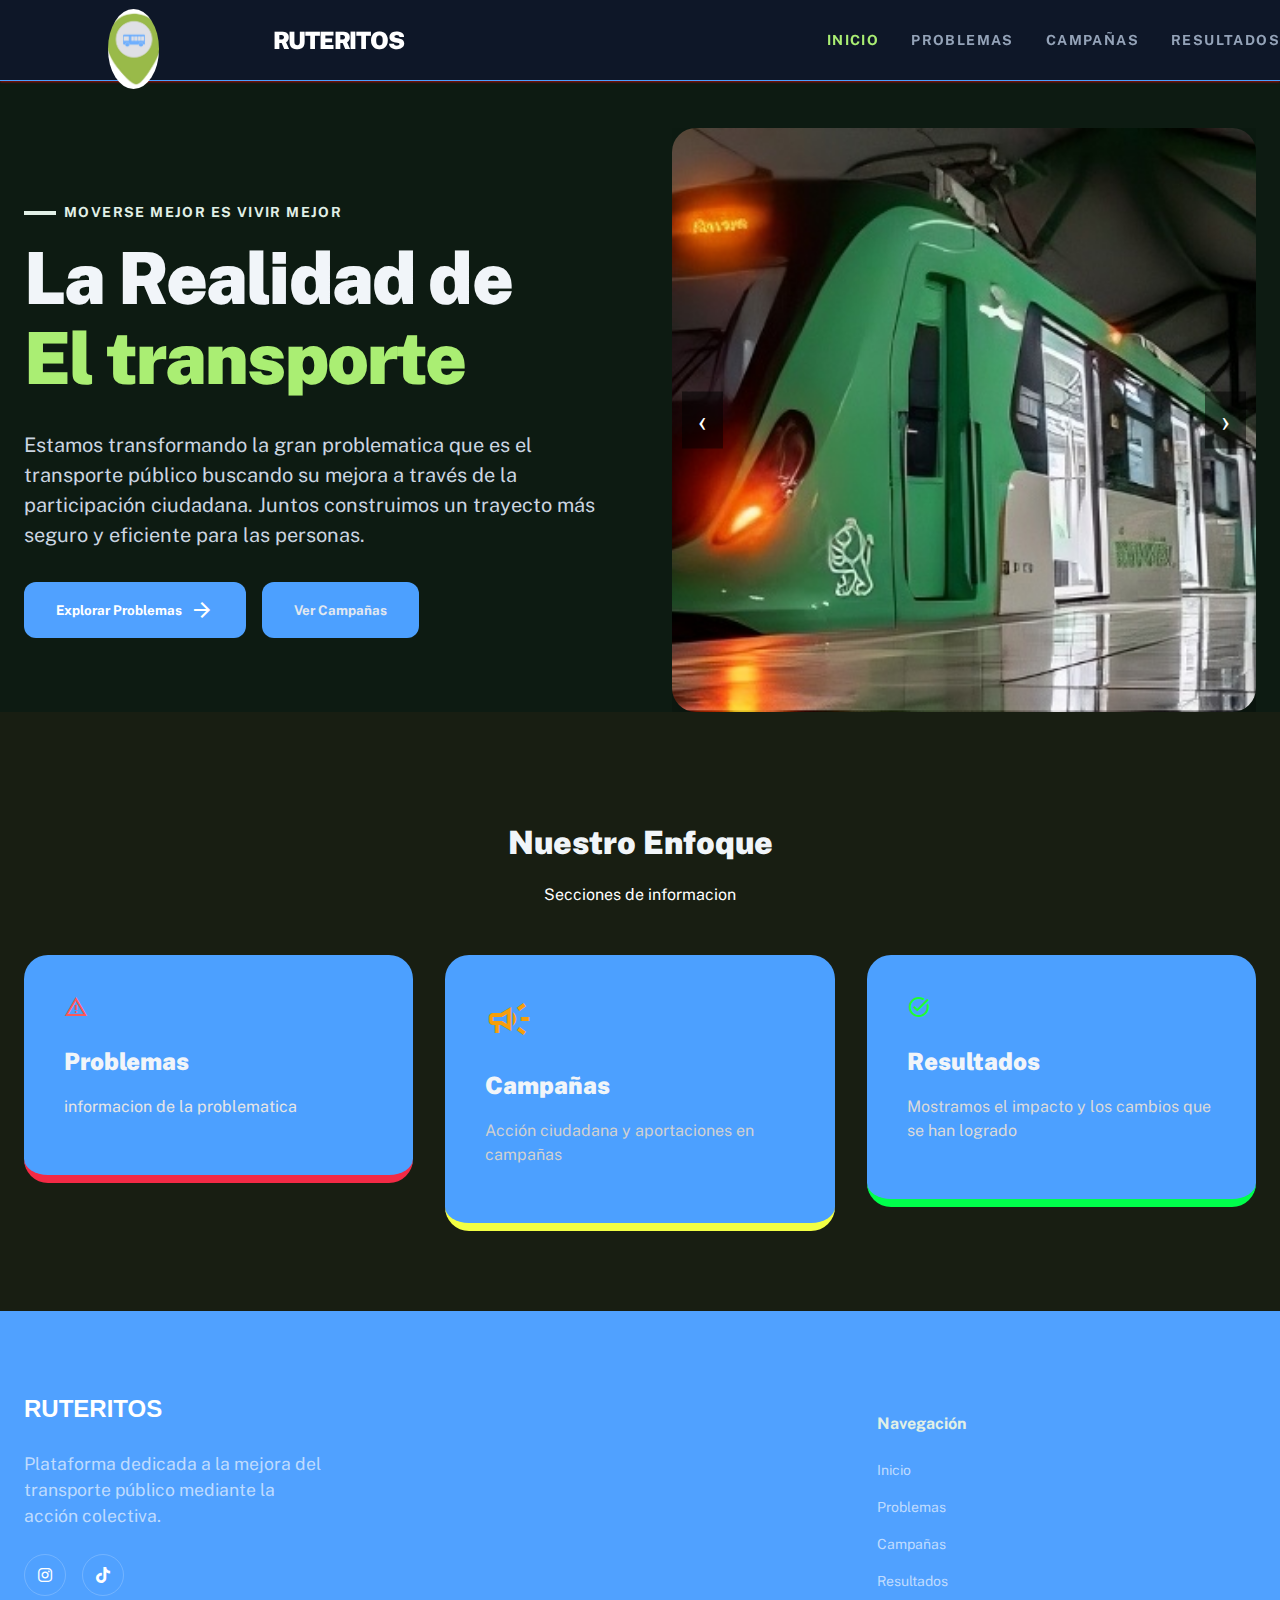
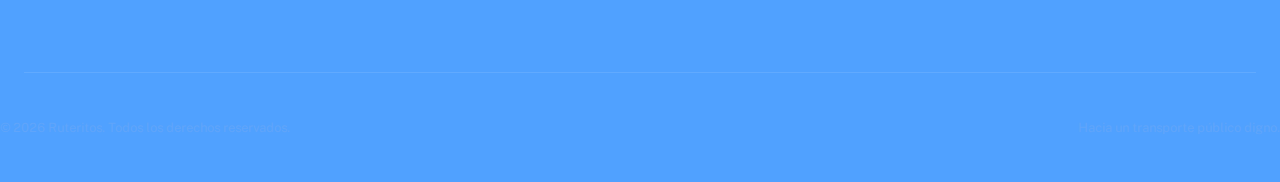
<file: index.html>
<!DOCTYPE html>
<html lang="es">
<head>
    <link rel="stylesheet" href="https://cdnjs.cloudflare.com/ajax/libs/font-awesome/6.5.0/css/all.min.css">

    <meta charset="utf-8"/>
    <meta content="width=device-width, initial-scale=1.0" name="viewport"/>
    <title>Ruteritos - Transformando la Movilidad Urbana</title>
    <!-- Public Sans Font -->
    <link href="https://fonts.googleapis.com/css2?family=Public+Sans:wght@400;500;700;900&display=swap" rel="stylesheet"/>
    <!-- Material Symbols -->
    <link href="https://fonts.googleapis.com/css2?family=Material+Symbols+Outlined:wght,FILL@100..700,0..1&display=swap" rel="stylesheet">
<link rel="stylesheet" href="style.css">
</head>
<body>

    <header>
        <div class="  nav-container">
            <a href="#" class="logo" onclick="navigateTo('home')">
                <div class="text-primary">
                    <img src="imagenes/logo.jpeg" alt="Logo" class="logo-img">
              <h1 class="texto">RUTERITOS</h1>
                    
                </div>
            </a>
            <nav class="nav-links">
                <a href="index.html" class="nav-link active" id="link-home" >Inicio</a>
                <a href="problemas.html" class="nav-link" id="link-problemas" >Problemas</a>
                <a href="campañas.html" class="nav-link" id="link-campanas" >Campañas</a>
                <a href="resultados.html" class="nav-link" id="link-resultados">Resultados</a>
            </nav>
        </div>
    </header>


  <!-- HOME PAGE -->
<main id="page-home" class="page active">
    <section class="max-w-7xl hero">
        <div class="hero-content">
            <div class="badge">
                <span class="line"></span>
                Moverse mejor es vivir mejor
            </div>
            <h2>La Realidad de <br><span class="text-primary">El transporte </span></h2>
            <p>Estamos transformando la gran problematica que es el transporte público buscando su mejora a través de la participación ciudadana. Juntos construimos un trayecto más seguro y eficiente para las personas.</p>
            <div class="btn-group">
                <button class="btn-primary" onclick="navigateTo('problemas')">
                    Explorar Problemas
                    <span class="material-symbols-outlined">arrow_forward</span>
                </button>
                <button class="btn-secondary" onclick="navigateTo('campanas')">
                    Ver Campañas
                </button>
            </div>
        </div>

        <!-- CAROUSEL -->
        <div class="hero-image-container">
            <div class="carousel">
                <div class="carousel-track" id="carouselTrack">
                    <img src="imagenes/trenmejora.jpeg" class="hero-img" alt="Transporte 1">

                    <img src="imagenes/gentefila.jpeg" class="hero-img" alt="Transporte 2">

                    <img src="imagenes/parada.jpeg" class="hero-img" alt="Transporte 3">
                </div>
                <!-- BOTONES -->
                <button class="carousel-btn prev" onclick="prevSlide()">‹</button>
                <button class="carousel-btn next" onclick="nextSlide()">›</button>
            </div>
        </div>

    </section>
</main>


        <section class="pillars">
            <div class="max-w-7xl">
                <div class="section-header">
                    <h2>Nuestro Enfoque</h2>
                    <p style="color: rgb(255, 255, 255);">Secciones de informacion</p>
                </div>
                <div class="grid-3">
                   <a href="problemas.html"><div class="pillar-card red"style="cursor: pointer;">
                        <span class="material-symbols-outlined" style="color: #fd5858;">warning</span>
                        <h3>Problemas</h3>
                        <p style="color: rgb(230, 229, 229);">informacion de la problematica</p>
                    </div></a>
                    <a href="campañas.html"><div class="pillar-card amber" style="cursor: pointer;">
                        <span class="material-symbols-outlined" style="color: #f59e0b; font-size: 3rem;">campaign</span>
                        <h3>Campañas</h3>
                        <p style="color: rgb(209, 209, 209);">Acción ciudadana y aportaciones en campañas</p>
                    </div></a>
                    <a href="resultados.html"><div class="pillar-card green" style="cursor: pointer;">
                        <span class="material-symbols-outlined" style="color: rgb(28, 255, 46);">task_alt</span>
                        <h3>Resultados</h3>
                        <p style="color: #dadada;">Mostramos el impacto y los cambios que se han logrado</p>
                    </div></a>
                </div>
            </div>
        </section>
    </main>

   

    <footer>
        <div class="max-w-7xl">
            <div class="footer-grid">
                <div class="footer-brand">
                    <div class="logo" style="margin-bottom: 1.5rem;">
                        <h2 style="font-family:'Gill Sans', 'Gill Sans MT', Calibri, 'Trebuchet MS', sans-serif;margin: 0; font-size: 1.5rem; font-weight: 900;">RUTERITOS</h2>
                    </div>
                    <p style="color: #bfdbfe; max-width: 300px; font-size: 1.1rem;">Plataforma dedicada a la mejora del transporte público mediante la acción colectiva.</p>
                    <div class="social-links">
                       
                        <a href="https://www.instagram.com/ruteritosig?igsh=MWpob2tiZ2xncTkzeA==" class="social-icon">
    <i class="fa-brands fa-instagram"></i>
</a>

<a href="https://www.tiktok.com/@ruteritos_mty?_r=1&_t=ZS-93tUUABJ2qQ" class="social-icon">
    <i class="fa-brands fa-tiktok"></i>
</a>
                    </div>
                </div>
                <div class="footer-links">
                    <h4>Navegación</h4>
                    <ul>
                        <li><a href="index.html">Inicio</a></li>
                        <li><a href="problemas.html" >Problemas</a></li>
                        <li><a href="campañas.html" >Campañas</a></li>
                        <li><a href="resultados.html">Resultados</a></li>
                    </ul>
                </div>
                
                </div>
            </div>
            <div style="display: flex; justify-content: space-between; padding-top: 2rem; font-size: 0.8rem; color: #60a5fa;">
                <p>© 2026 Ruteritos. Todos los derechos reservados.</p>
                <p>Hacia un transporte público digno.</p>
            </div>
        </div>
    </footer>

    <script>
        function navigateTo(pageId) {
            // Hide all pages
            const pages = document.querySelectorAll('.page');
            pages.forEach(p => p.classList.remove('active'));

            // Show current page
            const targetPage = document.getElementById('page-' + pageId);
            if (targetPage) {
                targetPage.classList.add('active');
            }

            // Update nav link active state
            const links = document.querySelectorAll('.nav-link');
            links.forEach(l => l.classList.remove('active'));
            const activeLink = document.getElementById('link-' + pageId);
            if (activeLink) {
                activeLink.classList.add('active');
            }

            // Scroll to top
            window.scrollTo(0, 0);
        }

        // Add some basic scroll animation effect for the header
        window.addEventListener('scroll', () => {
            const header = document.querySelector('header');
            if (window.scrollY > 50) {
                header.style.backgroundColor = 'rgba(15, 23, 42, 0.98)';
                header.style.padding = '5px 0';
            } else {
                header.style.backgroundColor = 'rgba(15, 23, 42, 0.95)';
                header.style.padding = '0';
            }
        });
    </script>
</body>
<script src="javascript.js"></script>
</html>
</file>
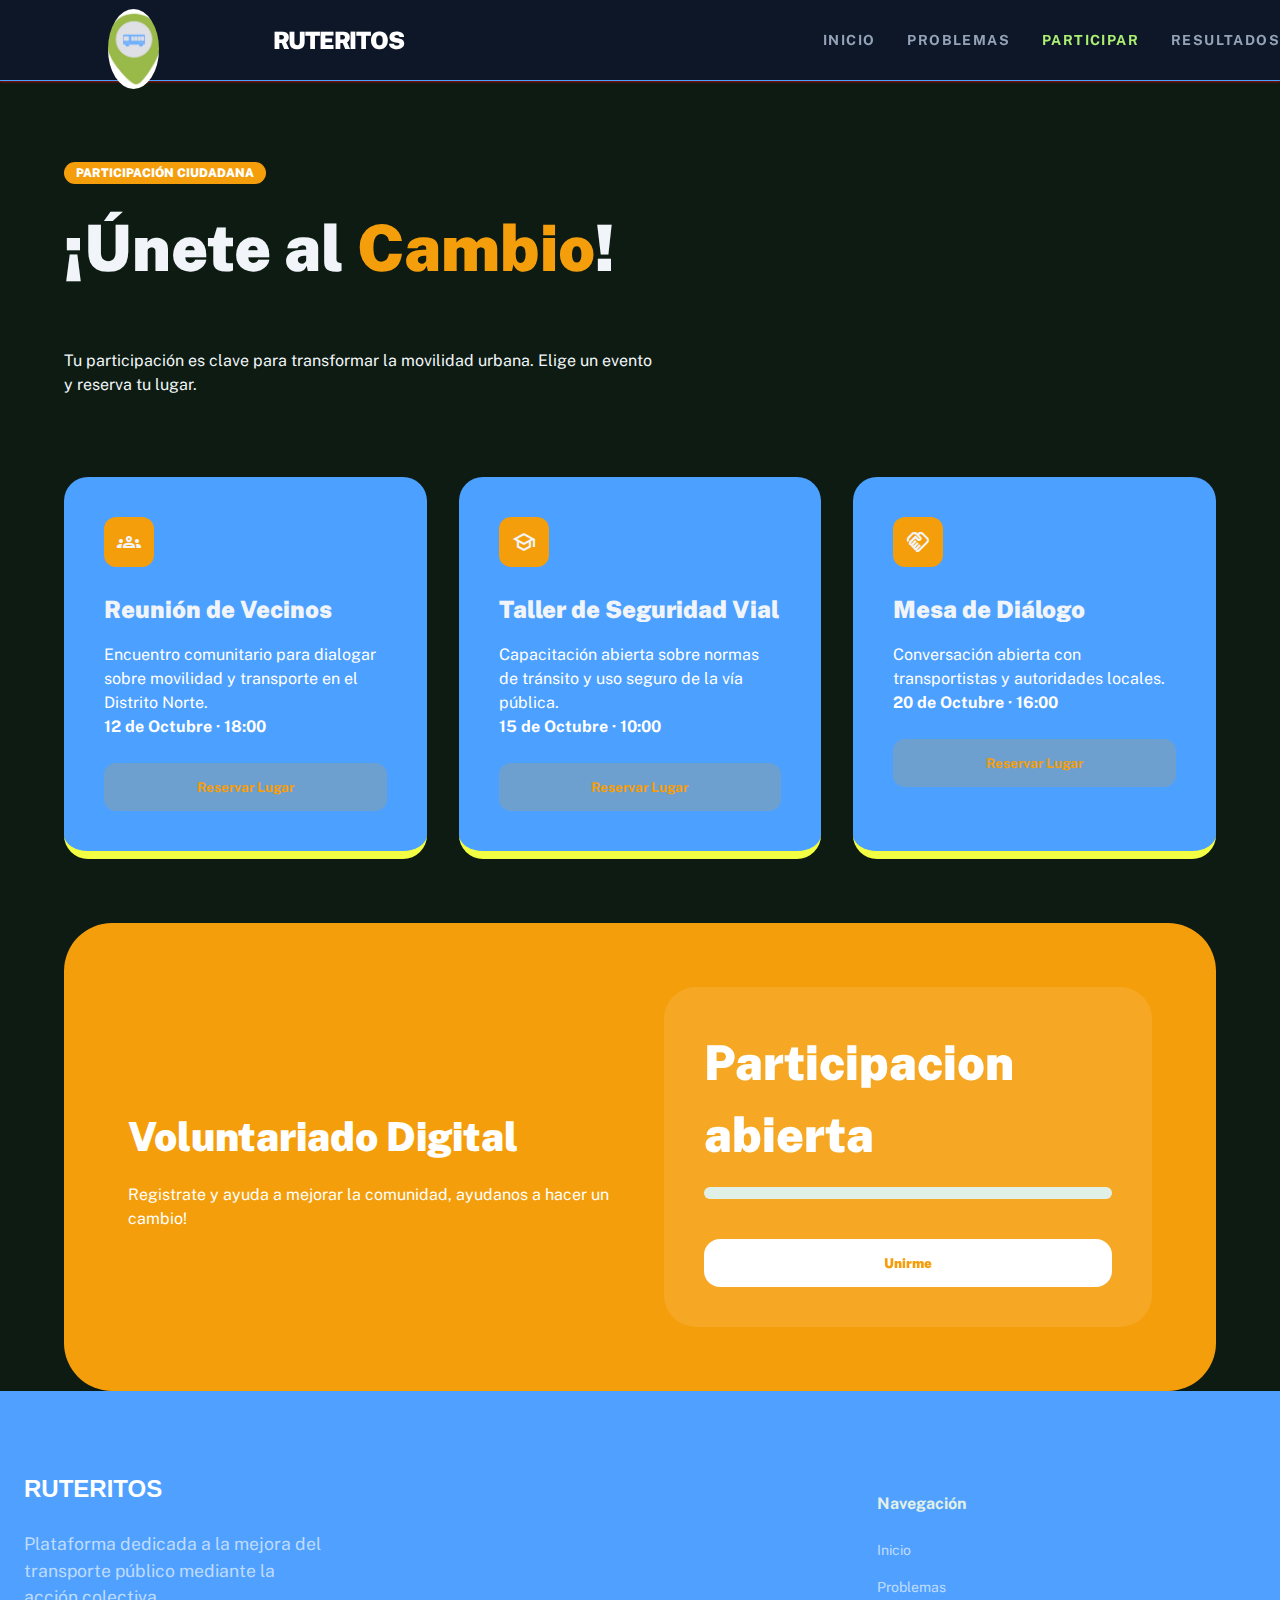
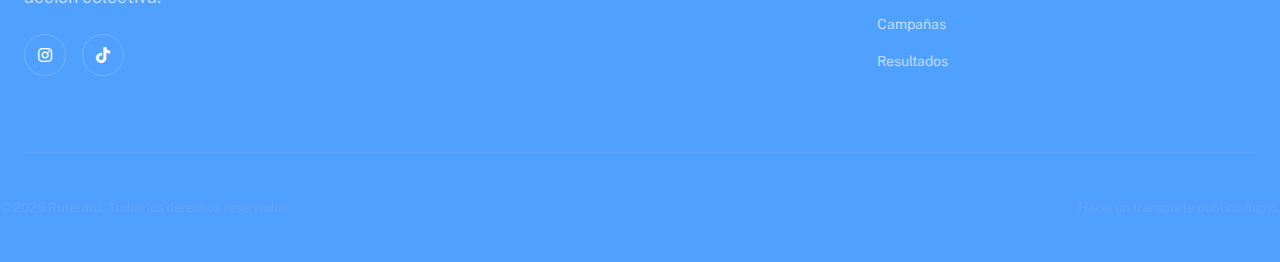
<file: campañas.html>
<!DOCTYPE html>
<html lang="es">
<head>
    <link rel="stylesheet" href="https://cdnjs.cloudflare.com/ajax/libs/font-awesome/6.5.0/css/all.min.css">

    <meta charset="UTF-8">
    <meta name="viewport" content="width=device-width, initial-scale=1.0">
    <title>Ruteritos | Participar Ahora</title>

    <!-- Public Sans Font -->
    <link href="https://fonts.googleapis.com/css2?family=Public+Sans:wght@400;500;700;900&display=swap" rel="stylesheet"/>

    <!-- Material Symbols -->
    <link href="https://fonts.googleapis.com/css2?family=Material+Symbols+Outlined:wght,FILL@100..700,0..1&display=swap" rel="stylesheet">

    <link rel="stylesheet" href="style.css">
</head>
<body>

<header>
   <div class="  nav-container">
            <a href="#" class="logo" onclick="navigateTo('home')">
                <div class="text-primary">
                    <img src="imagenes/logo.jpeg" alt="Logo" class="logo-img">
              <h1 class="texto">RUTERITOS</h1>
                    
                </div>
        </a>

        <nav class="nav-links">
            <a href="index.html" class="nav-link">Inicio</a>
            <a href="problemas.html" class="nav-link">Problemas</a>
            <a href="campañas.html" class="nav-link active">Participar</a>
            <a href="resultados.html" class="nav-link">Resultados</a>
        </nav>
    </div>
</header>

<main>
    <section class="max-w-6xl" style="padding-top: 10rem;">

        <!-- HERO -->
        <div style="display: flex; justify-content: space-between; align-items: flex-end; margin-bottom: 4rem; flex-wrap: wrap; gap: 2rem;">
            <div>
                <span style="background: #f59e0b; color: white; padding: 4px 12px; border-radius: 20px; font-size: 12px; font-weight: 900;">
                    PARTICIPACIÓN CIUDADANA
                </span>
                <h2 style="margin-top: 1rem; font-size: 4rem; font-weight: 900;">
                    ¡Únete al <span style="color: #f59e0b;">Cambio</span>!
                </h2>
                <p style="max-width: 600px;">
                    Tu participación es clave para transformar la movilidad urbana.
                    Elige un evento y reserva tu lugar.
                </p>
            </div>
        </div>

        <!-- EVENTOS -->
        <div class="grid-3" style="margin-bottom: 4rem;">

            <!-- Evento 1 -->
            <div class="pillar-card amber">
                <div style="width: 50px; height: 50px; background: #f59e0b; border-radius: 12px; display: flex; align-items: center; justify-content: center; margin-bottom: 1.5rem;">
                    <span class="material-symbols-outlined">groups</span>
                </div>
                <h3>Reunión de Vecinos</h3>
                <p style="color: white; margin-bottom: 1.5rem;">
                    Encuentro comunitario para dialogar sobre movilidad y transporte en el Distrito Norte.
                    <br><strong>12 de Octubre · 18:00</strong>
                </p>
                <button
  onclick="reservarLugar(this)"
  style="width: 100%; padding: 1rem; border-radius: 12px; background: rgba(245, 158, 11, 0.2); color: #f59e0b; font-weight: 700;">
    Reservar Lugar
</button>

            </div>

            <!-- Evento 2 -->
            <div class="pillar-card amber">
                <div style="width: 50px; height: 50px; background: #f59e0b; border-radius: 12px; display: flex; align-items: center; justify-content: center; margin-bottom: 1.5rem;">
                    <span class="material-symbols-outlined">school</span>
                </div>
                <h3>Taller de Seguridad Vial</h3>
                <p style="color:white; margin-bottom: 1.5rem;">
                    Capacitación abierta sobre normas de tránsito y uso seguro de la vía pública.
                    <br><strong>15 de Octubre · 10:00</strong>
                </p>
                <button
  onclick="reservarLugar(this)"
  style="width: 100%; padding: 1rem; border-radius: 12px; background: rgba(245, 158, 11, 0.2); color: #f59e0b; font-weight: 700;">
    Reservar Lugar
</button>

            </div>

            <!-- Evento 3 -->
            <div class="pillar-card amber">
                <div style="width: 50px; height: 50px; background: #f59e0b; border-radius: 12px; display: flex; align-items: center; justify-content: center; margin-bottom: 1.5rem;">
                    <span class="material-symbols-outlined">handshake</span>
                </div>
                <h3>Mesa de Diálogo</h3>
                <p style="color: white; margin-bottom: 1.5rem;">
                    Conversación abierta con transportistas y autoridades locales.
                    <br><strong>20 de Octubre · 16:00</strong>
                </p>
               <button
  onclick="reservarLugar(this)"
  style="width: 100%; padding: 1rem; border-radius: 12px; background: rgba(245, 158, 11, 0.2); color: #f59e0b; font-weight: 700;">
    Reservar Lugar
</button>

            </div>

        </div>

        <!-- OTRAS FORMAS DE AYUDAR -->
        <div style="background: #f59e0b; padding: 4rem; border-radius: 3rem; color: white; display: grid; grid-template-columns: 1fr 1fr; gap: 3rem; align-items: center;">
            <div>
                <h3 style="font-size: 2.5rem; font-weight: 900; margin-bottom: 1rem;">
                    Voluntariado Digital
                </h3>
                <p>
                    Registrate y ayuda a mejorar la comunidad, ayudanos a hacer un cambio!
                </p>
            </div>

            <div style="background: rgba(255,255,255,0.1); padding: 2.5rem; border-radius: 2rem; backdrop-filter: blur(10px);">
                <div style="display: flex; justify-content: space-between; align-items: flex-end;">
                    <span style="font-size: 3rem; font-weight: 900;">Participacion abierta</span>
                </div>
                <div class="progress-container">
                    <div class="progress-bar" style="width: 100%;"></div>
                </div>
                <button
  onclick="window.location.href='voluntariado.html'"
  style="width: 100%; padding: 1rem; margin-top: 1.5rem; border-radius: 1rem; background: white; color: #f59e0b; font-weight: 900;">
    Unirme
</button>

            </div>
        </div>

    </section>
</main>
<footer>
        <div class="max-w-7xl">
            <div class="footer-grid">
                <div class="footer-brand">
                    <div class="logo" style="margin-bottom: 1.5rem;">
                        <h2 style="font-family:'Gill Sans', 'Gill Sans MT', Calibri, 'Trebuchet MS', sans-serif;margin: 0; font-size: 1.5rem; font-weight: 900;">RUTERITOS</h2>
                    </div>
                    <p style="color: #bfdbfe; max-width: 300px; font-size: 1.1rem;">Plataforma dedicada a la mejora del transporte público mediante la acción colectiva.</p>
                    <div class="social-links">
                       
                        <a href="https://www.instagram.com/ruteritosig?igsh=MWpob2tiZ2xncTkzeA==" class="social-icon">
    <i class="fa-brands fa-instagram"></i>
</a>

<a href="https://www.tiktok.com/@ruteritos_mty?_r=1&_t=ZS-93tUUABJ2qQ" class="social-icon">
    <i class="fa-brands fa-tiktok"></i>
</a>
                    </div>
                </div>
                <div class="footer-links">
                    <h4>Navegación</h4>
                    <ul>
                        <li><a href="index.html">Inicio</a></li>
                        <li><a href="problemas.html" >Problemas</a></li>
                        <li><a href="campañas.html" >Campañas</a></li>
                        <li><a href="resultados.html">Resultados</a></li>
                    </ul>
                </div>
        
                </div>
            </div>
            <div style="display: flex; justify-content: space-between; padding-top: 2rem; font-size: 0.8rem; color: #60a5fa;">
                <p>© 2026 Ruteritos. Todos los derechos reservados.</p>
                <p>Hacia un transporte público digno.</p>
            </div>
        </div>
    </footer>
</body>
<script>
function reservarLugar(boton) {
    // Si ya está reservado, no hacer nada
    if (boton.dataset.reservado === "true") return;

    // Cambiar estado
    boton.dataset.reservado = "true";
    boton.innerText = "Lugar Reservado";

    // Cambiar estilos (sin tocar CSS)
    boton.style.background = "#22c55e"; // verde
    boton.style.color = "white";
    boton.style.cursor = "default";

    // Mostrar mensaje
    alert("✅ Tu lugar ha sido reservado con éxito");
}
</script>

</html>
</file>
<file: style.css>
:root {
    
            --primary: #aaee73;
            --brand-blue: #50a1ff;
            --brand-green: #e1f0e6;
            --background-light: #f8f6f8;
            --background-dark: #0d1b12;
            --slate-100: #f1f5f9;
            --slate-200: #e2e8f0;
            --slate-300: #cbd5e1;
            --slate-400: #94a3b8;
            --slate-500: #3d7a04;
            --slate-600: #f8f8f8;
            --slate-700: #9df8b1;
            --slate-800: #4ca0ff;
            --slate-900: #0f172a;
            --white: #ffffff;
            --radius-lg: 0.5rem;
            --radius-xl: 0.75rem;
            --radius-2xl: 1rem;
            --radius-3xl: 1.5rem;
            --radius-full: 9999px;
        }

        /* Dark Mode overrides */
        body {
            margin: 0;
            padding: 0;
            font-family: 'Public Sans', sans-serif;
            background-color: var(--background-dark);
            color: var(--slate-100);
            line-height: 1.5;
            -webkit-font-smoothing: antialiased;
            scroll-behavior: smooth;
        }

        a {
            text-decoration: none;
            color: inherit;
        }

        ul {
            list-style: none;
            padding: 0;
            margin: 0;
        }

        button {
            cursor: pointer;
            border: none;
            font-family: inherit;
        }

        .material-symbols-outlined {
            font-variation-settings: 'FILL' 0, 'wght' 400, 'GRAD' 0, 'opsz' 24;
            display: inline-block;
            vertical-align: middle;
        }

        /* Layout */
        .max-w-7xl { max-width: 80rem; margin: 0 auto; padding: 0 1.5rem; }
        .max-w-6xl { max-width: 72rem; margin: 0 auto; padding: 0 1.5rem; }

        /* Navbar */
        header {
            position: fixed;
            top: 0;
            left: 0;
            right: 0;
            z-index: 50;
            background-color: rgba(15, 23, 42, 0.95);
            backdrop-filter: blur(8px);
            border-bottom: 1px solid var(--slate-800);
            box-shadow: 0 1px 2px 0 rgba(221, 6, 6, 0.671);
        }

        .carousel {
    width: 100%;
    overflow: hidden;
}

.carousel-track {
    display: flex;
    transition: transform 0.6s ease-in-out;
}

.carousel-track img {
    width: 100%;
    flex-shrink: 0;
}
/* BOTONES */
.carousel-btn {
    position: absolute;
    top: 50%;
    transform: translateY(-50%);
    background: rgba(0, 0, 0, 0.5);
    color: white;
    border: none;
    font-size: 2rem;
    padding: 10px 16px;
    cursor: pointer;
    z-index: 10;
}

.carousel-btn.prev {
    left: 10px;
}

.carousel-btn.next {
    right: 10px;
}

.carousel-btn:hover {
    background: rgba(0, 241, 80, 0.7);
}

        .nav-container {
            height: 80px;
            display: flex;
            align-items: center;
            justify-content: space-between;
        }
.logo-img {
    width: 60px;          /* ajusta el tamaño */
    height: 80px;         /* mismo valor que width */
    border-radius: 60%;   /* hace la imagen circular */
    object-fit: cover;    /* evita que se deforme */
    .text-primary {
    display: flex;
    align-items: center;
    gap: 20px;
}

}
.logo-img {
    position: relative;
    left: -20px; /* Ajusta el número según lo que necesites */
}


        .logo-img {
            width: 4%;
            margin-top: 8px;
            margin-left: 10%;
            margin-top: -1%;
            display: flex;
            align-items: center;
            gap: 0.75rem;
            position: absolute;
        }
        .texto{
            margin-left: 210%;
        }

        .logo h1 {
            font-size: 1.5rem;
            font-weight: 900;
            letter-spacing: -0.05em;
            color: var(--white);
        }

        .nav-links {
            display: flex;
            gap: 2rem;
        }

        @media (max-width: 768px) {
            .nav-links { display: none; }
        }

        .nav-link {
            font-size: 0.875rem;
            font-weight: 700;
            text-transform: uppercase;
            letter-spacing: 0.1em;
            color: var(--slate-400);
            transition: color 0.2s;
        }

        .nav-link.active {
            color: var(--primary);
        }

        .btn-join {
            background-color: var(--brand-blue);
            color: var(--white);
            padding: 0.625rem 1.5rem;
            border-radius: var(--radius-full);
            font-weight: 700;
            font-size: 0.875rem;
            box-shadow: 0 4px 6px -1px rgba(0, 0, 0, 0.1);
            transition: all 0.2s;
        }

        .btn-join:hover {
            background-color: #1a367c;
            transform: translateY(-1px);
        }

        /* Hero Section */
        section {
            padding: 5rem 0;
        }

        .hero {
            padding-top: 8rem;
            display: grid;
            grid-template-columns: 1fr;
            gap: 4rem;
            align-items: center;
        }

        @media (min-width: 1024px) {
            .hero { grid-template-columns: 1fr 1fr; }
        }

        .badge {
            display: flex;
            align-items: center;
            gap: 0.5rem;
            color: var(--brand-green);
            font-weight: 700;
            letter-spacing: 0.1em;
            font-size: 0.875rem;
            text-transform: uppercase;
            margin-bottom: 1rem;
        }

        .badge span.line {
            width: 2rem;
            height: 4px;
            background-color: var(--brand-green);
        }

        .hero h2 {
            font-size: clamp(3rem, 8vw, 4.5rem);
            font-weight: 900;
            line-height: 1.1;
            margin: 0 0 2rem 0;
            letter-spacing: -0.025em;
        }

        .text-primary { color: var(--primary); }

        .hero p {
            font-size: 1.25rem;
            color: var(--slate-300);
            max-width: 36rem;
            margin-bottom: 2rem;
        }

        .btn-group {
            display: flex;
            gap: 1rem;
            flex-wrap: wrap;
        }

        .btn-primary {
            background-color: var(--brand-blue);
            color: var(--white);
            padding: 1rem 2rem;
            border-radius: var(--radius-xl);
            font-weight: 700;
            display: flex;
            align-items: center;
            gap: 0.5rem;
        }

        .btn-secondary {
            background-color: var(--slate-800);
            color: var(--slate-200);
            padding: 1rem 2rem;
            border-radius: var(--radius-xl);
            font-weight: 700;
        }

        .hero-image-container {
            position: relative;
        }

        .hero-img {
            width: 100%;
            aspect-ratio: 1/1;
            object-fit: cover;
            border-radius: var(--radius-3xl);
            box-shadow: 0 25px 50px -12px rgba(0,0,0,0.5);
        }

        .stat-card {
            position: absolute;
            bottom: -1.5rem;
            left: -1.5rem;
            background: var(--slate-800);
            padding: 1.5rem;
            border-radius: var(--radius-2xl);
            border: 1px solid var(--slate-700);
            display: flex;
            align-items: center;
            gap: 1rem;
        }

        /* Pillars Section */
        .pillars {
            background-color: rgba(236, 91, 19, 0.05);
        }

        .section-header {
            text-align: center;
            margin-bottom: 3rem;
        }

        .section-header h2 {
            font-size: 2rem;
            font-weight: 900;
            margin-bottom: 1rem;
        }

        .grid-3 {
            display: grid;
            grid-template-columns: repeat(auto-fit, minmax(300px, 1fr));
            gap: 2rem;
        }

        .pillar-card {
            background: var(--slate-800);
            padding: 2.5rem;
            border-radius: var(--radius-3xl);
            border-bottom: 8px solid var(--primary);
            transition: transform 0.3s;
        }

        .pillar-card.red { border-color: #f32a45;}
        .pillar-card.amber { border-color: #f2ff43; }
        .pillar-card.green { border-color: #00ff4c;}

        .pillar-card.red:hover { border-color: #ff6a6a;}
        .pillar-card.amber:hover { border-color: #f2f5c9; }
        .pillar-card.green:hover { border-color: #a3f3bb;}

        .pillar-card i { font-size: 3rem; margin-bottom: 1.5rem; }
        .pillar-card h3 { font-size: 1.5rem; font-weight: 900; margin-bottom: 1rem; }

        /* Pages logic (Hidden by default) */
        .page { display: none; }
        .page.active { display: block; }

        /* Footer */
        footer {
            background-color: var(--brand-blue);
            color: var(--white);
            padding: 5rem 0 2rem 0;
        }

        .footer-grid {
            display: grid;
            grid-template-columns: repeat(auto-fit, minmax(200px, 1fr));
            gap: 3rem;
            border-bottom: 1px solid rgba(255,255,255,0.1);
            padding-bottom: 4rem;
        }

        .footer-brand { grid-column: span 2; }
        @media (max-width: 768px) { .footer-brand { grid-column: span 1; } }

        .footer-links h4 { color: var(--brand-green); margin-bottom: 1.5rem; }
        .footer-links li { margin-bottom: 1rem; color: #bfdbfe; font-size: 0.875rem; }

        .social-links { display: flex; gap: 1rem; margin-top: 1.5rem; }
        .social-icon {
            width: 2.5rem; height: 2.5rem; border-radius: 50%;
            border: 1px solid rgba(255,255,255,0.2);
            display: flex; align-items: center; justify-content: center;
        }

        /* Results / Campaigns specific */
        .progress-container {
            background: rgba(255,255,255,0.1);
            height: 12px;
            border-radius: var(--radius-full);
            overflow: hidden;
            margin: 1rem 0;
        }
        .progress-bar { height: 100%; background: var(--brand-green); }
</file>
